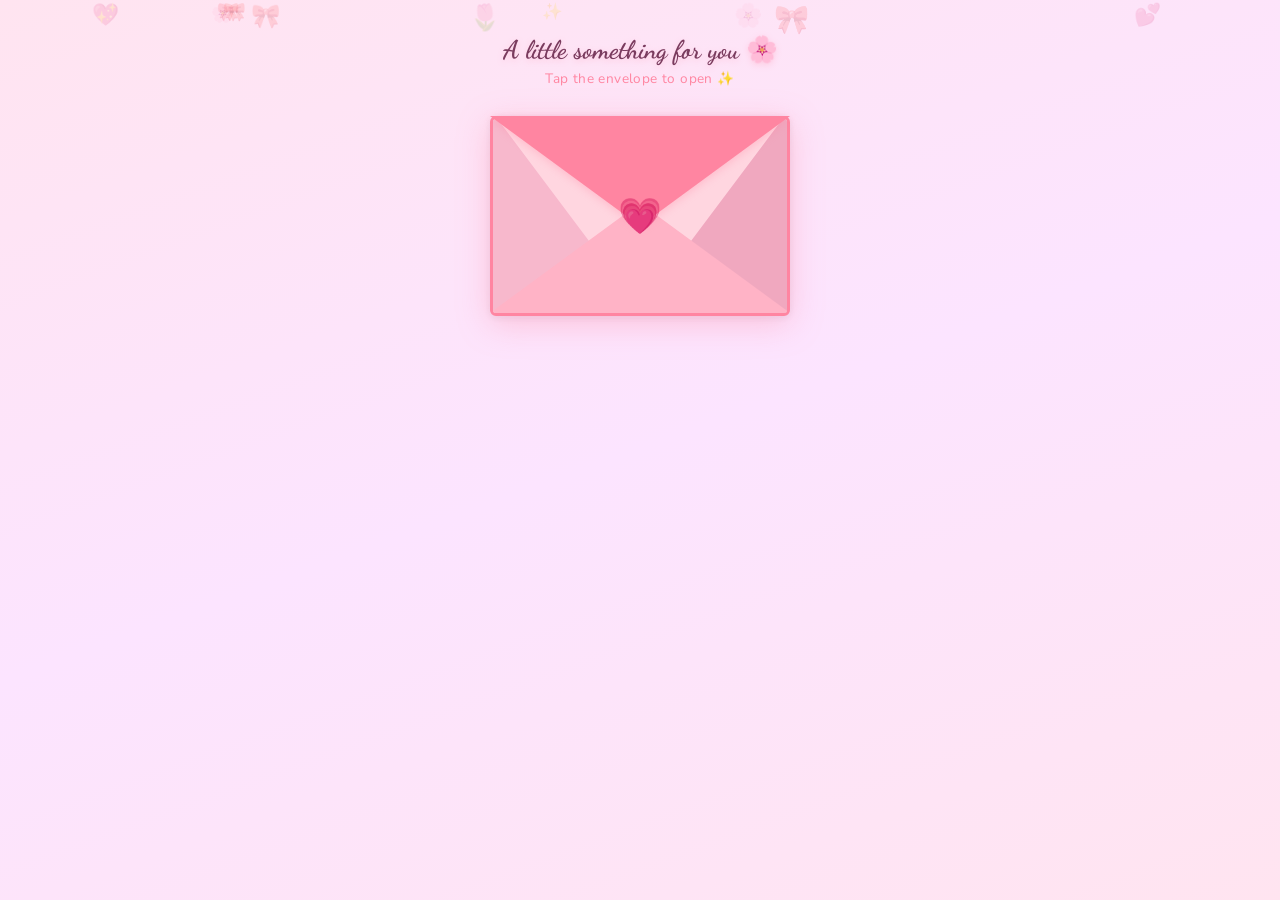
<file: src/index.html>
<!DOCTYPE html>
<html lang="en">
<head>
  <meta charset="UTF-8" />
  <meta name="viewport" content="width=device-width, initial-scale=1.0, maximum-scale=1.0, user-scalable=no" />
  <title>A Letter For You 💌</title>
  <link rel="stylesheet" href="style.css" />
  <link href="https://fonts.googleapis.com/css2?family=Nunito:wght@400;600;700&family=Dancing+Script:wght@600;700&display=swap" rel="stylesheet" />
</head>
<body>

  <!-- Background music -->
  <audio id="bgMusic" loop>
    <source src="lovestory.mp3" type="audio/mpeg" />
  </audio>

  <!-- Floating hearts background -->
  <div class="bg-hearts" id="bgHearts"></div>

  <!-- Hello Kitty deco top -->


  <h1 class="title">A little something for you <span>🌸</span></h1>
  <p class="subtitle">Tap the envelope to open ✨</p>

  <!-- Envelope -->
  <div class="envelope-wrapper" id="envelopeWrapper">
    <div class="envelope" id="envelope">
      <!-- Envelope flap -->
      <div class="envelope-flap" id="envelopeFlap"></div>
      <!-- Envelope body -->
      <div class="envelope-body">
        <div class="envelope-left-fold"></div>
        <div class="envelope-right-fold"></div>
        <div class="envelope-bottom-fold"></div>
        <div class="heart-seal" id="heartSeal">💗</div>
      </div>
    </div>

  </div>

  <script src="script.js"></script>
</body>
</html>
</file>
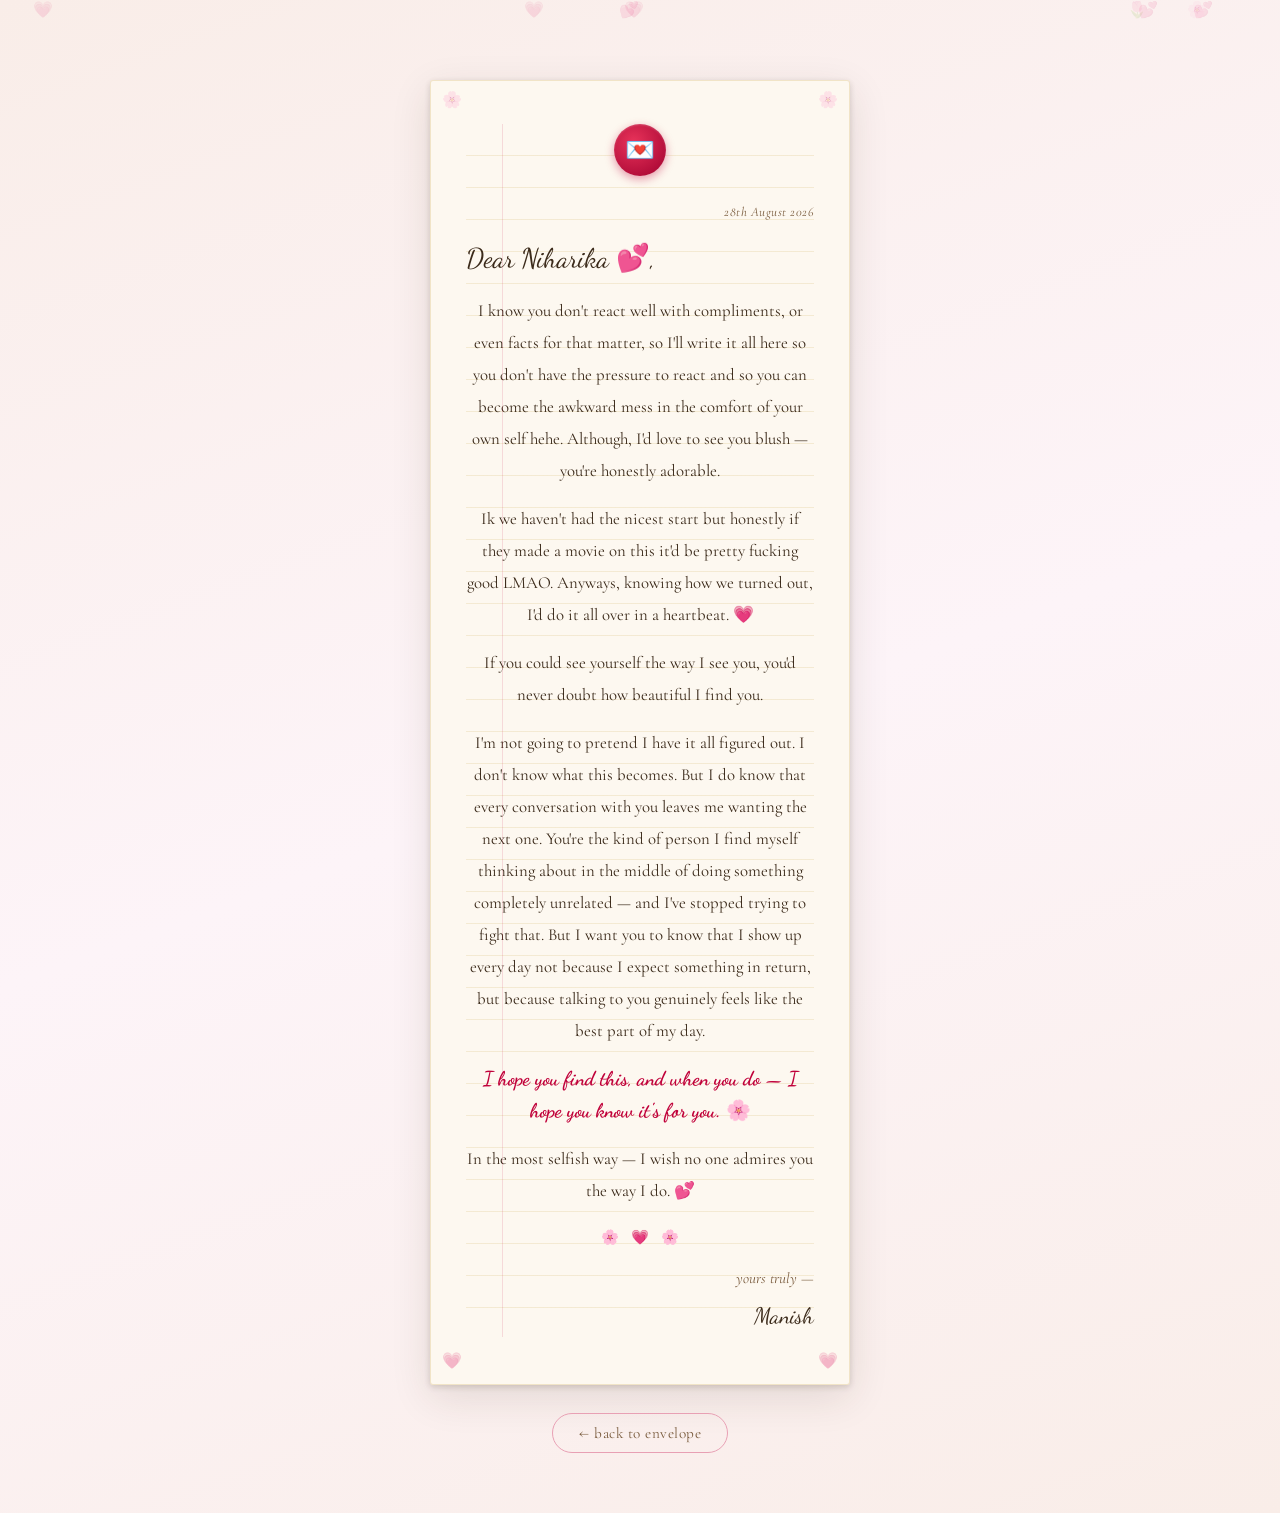
<file: src/letter.html>
<!DOCTYPE html>
<html lang="en">
<head>
  <meta charset="UTF-8" />
  <meta name="viewport" content="width=device-width, initial-scale=1.0, maximum-scale=1.0, user-scalable=no" />
  <title>For You 💌</title>
  <link href="https://fonts.googleapis.com/css2?family=Cormorant+Garamond:ital,wght@0,400;0,500;1,400;1,500&family=Dancing+Script:wght@600;700&display=swap" rel="stylesheet" />
  <style>
    *, *::before, *::after { box-sizing: border-box; margin: 0; padding: 0; }

    :root {
      --cream:       #fdf8f0;
      --cream-dark:  #f5ede0;
      --ink:         #3b2a1a;
      --ink-light:   #7a5c3e;
      --red:         #c0003a;
      --pink:        #e8a0b4;
      --gold:        #c9a84c;
      --shadow:      rgba(59, 42, 26, 0.18);
    }

    html, body {
      min-height: 100%;
      background: linear-gradient(160deg, #f9ede8 0%, #fdf4f8 50%, #f9ede8 100%);
      font-family: 'Cormorant Garamond', Georgia, serif;
    }

    /* ── Floating bg petals ── */
    .bg-petals { position: fixed; inset: 0; pointer-events: none; z-index: 0; overflow: hidden; }
    .petal {
      position: absolute;
      font-size: 1rem;
      opacity: 0.14;
      animation: floatUp linear infinite;
    }
    @keyframes floatUp {
      0%   { transform: translateY(100vh) rotate(0deg);   opacity: 0; }
      10%  { opacity: 0.14; }
      90%  { opacity: 0.14; }
      100% { transform: translateY(-80px) rotate(360deg); opacity: 0; }
    }

    /* ── Page wrapper ── */
    .page {
      position: relative;
      z-index: 1;
      min-height: 100vh;
      display: flex;
      flex-direction: column;
      align-items: center;
      padding: 36px 20px 60px;
      padding-top: 80px;
    }

    /* ── Letter paper ── */
    .letter-paper {
      width: 100%;
      max-width: 420px;
      background: var(--cream);
      border-radius: 3px;
      padding: 44px 36px 48px;
      position: relative;
      box-shadow:
        0 2px 6px var(--shadow),
        0 12px 40px rgba(59,42,26,0.12),
        inset 0 0 0 1px rgba(201,168,76,0.25);
      animation: unfold 0.7s cubic-bezier(0.34, 1.56, 0.64, 1) both;
    }

    @keyframes unfold {
      0%   { opacity: 0; transform: scaleY(0.6) translateY(-30px); }
      100% { opacity: 1; transform: scaleY(1)   translateY(0); }
    }

    /* Ruled lines */
    .letter-paper::before {
      content: '';
      position: absolute;
      inset: 44px 36px 48px 36px;
      background-image: repeating-linear-gradient(
        to bottom,
        transparent 0px,
        transparent 31px,
        rgba(201,168,76,0.18) 31px,
        rgba(201,168,76,0.18) 32px
      );
      pointer-events: none;
    }

    /* Left margin line */
    .letter-paper::after {
      content: '';
      position: absolute;
      top: 44px; bottom: 48px;
      left: 72px;
      width: 1px;
      background: rgba(192, 0, 58, 0.12);
      pointer-events: none;
    }

    /* ── Wax seal top ── */
    .wax-seal {
      display: flex;
      justify-content: center;
      margin-bottom: 28px;
      animation: sealDrop 0.5s cubic-bezier(0.34,1.56,0.64,1) 0.4s both;
    }

    @keyframes sealDrop {
      0%   { opacity: 0; transform: scale(0.4) rotate(-20deg); }
      100% { opacity: 1; transform: scale(1)   rotate(0deg); }
    }

    .wax-seal-circle {
      width: 52px;
      height: 52px;
      border-radius: 50%;
      background: radial-gradient(circle at 38% 35%, #e8335a, #a0002e);
      display: flex;
      align-items: center;
      justify-content: center;
      font-size: 1.5rem;
      box-shadow: 0 3px 10px rgba(192,0,58,0.4), inset 0 1px 2px rgba(255,255,255,0.2);
    }

    /* ── Date ── */
    .letter-date {
      text-align: right;
      font-size: 0.82rem;
      color: var(--ink-light);
      letter-spacing: 0.5px;
      margin-bottom: 22px;
      font-style: italic;
      opacity: 0;
      animation: fadeUp 0.5s ease 0.6s forwards;
    }

    /* ── Salutation ── */
    .letter-salutation {
      font-family: 'Dancing Script', cursive;
      font-size: 1.7rem;
      color: var(--ink);
      margin-bottom: 20px;
      opacity: 0;
      animation: fadeUp 0.5s ease 0.75s forwards;
    }

    /* ── Body paragraphs ── */
    .letter-body p {
      font-size: 1.05rem;
      line-height: 2rem; /* matches ruled lines */
      color: var(--ink);
      margin-bottom: 0;
      padding-bottom: 0;
      text-align: center;
      opacity: 0;
      transform: translateY(8px);
    }

    .letter-body p:not(:last-child) {
      margin-bottom: 16px;
    }

    .letter-body p.anim { animation: fadeUp 0.55s ease forwards; }

    @keyframes fadeUp {
      to { opacity: 1; transform: translateY(0); }
    }

    /* ── Highlight line ── */
    .highlight-line {
      font-family: 'Dancing Script', cursive;
      font-size: 1.25rem !important;
      color: var(--red) !important;
      font-weight: 700;
      text-align: center !important;
      display: block;
      margin: 8px 0 !important;
    }

    /* ── Divider ── */
    .divider {
      text-align: center;
      margin: 20px 0 18px;
      opacity: 0;
      animation: fadeUp 0.5s ease 2.0s forwards;
    }

    .divider span { margin: 0 6px; font-size: 0.9rem; }

    /* ── Closing ── */
    .letter-closing {
      text-align: right;
      opacity: 0;
      animation: fadeUp 0.5s ease 2.2s forwards;
    }

    .letter-closing p {
      font-size: 0.95rem;
      color: var(--ink-light);
      font-style: italic;
      line-height: 1.8;
    }

    .letter-closing .signature {
      font-family: 'Dancing Script', cursive;
      font-size: 1.4rem;
      color: var(--ink);
      font-style: normal;
      margin-top: 4px;
    }

    /* ── Decorative corner flourish ── */
    .corner {
      position: absolute;
      font-size: 1rem;
      opacity: 0.35;
    }
    .corner.tl { top: 10px; left: 12px; }
    .corner.tr { top: 10px; right: 12px; }
    .corner.bl { bottom: 14px; left: 12px; }
    .corner.br { bottom: 14px; right: 12px; }

    /* ── Back button ── */
    .back-btn {
      margin-top: 28px;
      background: none;
      border: 1.5px solid var(--pink);
      border-radius: 30px;
      padding: 10px 26px;
      font-family: 'Cormorant Garamond', serif;
      font-size: 0.95rem;
      color: var(--ink-light);
      cursor: pointer;
      letter-spacing: 0.5px;
      transition: background 0.2s, color 0.2s;
      -webkit-tap-highlight-color: transparent;
      opacity: 0;
      animation: fadeUp 0.5s ease 2.6s forwards;
    }
    .back-btn:active { background: var(--pink); color: white; }

    /* ── Music (carries over) ── */
    .music-btn {
      position: fixed;
      top: 14px; right: 14px;
      z-index: 100;
      background: var(--cream);
      border: 2px solid var(--pink);
      border-radius: 50%;
      width: 40px; height: 40px;
      font-size: 1.1rem;
      cursor: pointer;
      box-shadow: 0 3px 10px var(--shadow);
      display: flex; align-items: center; justify-content: center;
      -webkit-tap-highlight-color: transparent;
    }
    .music-btn.playing { background: #ffd6e0; }

    /* Mobile */
    @media (max-width: 430px) {
      .letter-paper { padding: 36px 24px 40px; }
      .letter-paper::after { left: 60px; }
      .letter-body p { font-size: 0.98rem; }
    }
  </style>
</head>
<body>

  <!-- Floating background petals -->
  <div class="bg-petals" id="bgPetals"></div>

  <div class="page">
    <div class="letter-paper">

      <!-- Corner florals -->
      <span class="corner tl">🌸</span>
      <span class="corner tr">🌸</span>
      <span class="corner bl">💗</span>
      <span class="corner br">💗</span>

      <!-- Wax seal -->
      <div class="wax-seal">
        <div class="wax-seal-circle">💌</div>
      </div>

      <!-- Date -->
    <p class="letter-date">28th August 2026</p>

      <!-- Salutation -->
      <p class="letter-salutation">Dear Niharika 💕,</p>

      <!-- Body -->
      <div class="letter-body">
        <p>I know you don't react well with compliments, or even facts for that matter, so I'll write it all here so you don't have the pressure to react and so you can become the awkward mess in the comfort of your own self hehe. Although, I'd love to see you blush — you're honestly adorable.</p>
        <p>Ik we haven't had the nicest start but honestly if they made a movie on this it'd be pretty fucking good LMAO. Anyways, knowing how we turned out, I'd do it all over in a heartbeat. 💗</p>
        <p>If you could see yourself the way I see you, you'd never doubt how beautiful I find you. </p>
        <p>I'm not going to pretend I have it all figured out. I don't know what this becomes. But I do know that every conversation with you leaves me wanting the next one. You're the kind of person I find myself thinking about in the middle of doing something completely unrelated — and I've stopped trying to fight that. But I want you to know that I show up every day not because I expect something in return, but because talking to you genuinely feels like the best part of my day.</p>
        <p><span class="highlight-line">I hope you find this, and when you do — I hope you know it's for you. 🌸</span></p>
        <p>In the most selfish way — I wish no one admires you the way I do. 💕</p>
      </div>

      <!-- Divider -->
      <div class="divider">
        <span>🌸</span><span>💗</span><span>🌸</span>
      </div>

      <!-- Closing -->
      <div class="letter-closing">
        <p>yours truly —</p>
        <p class="signature">Manish</p>
      </div>

    </div>

    <button class="back-btn" id="backBtn">← back to envelope</button>
  </div>

  <script>
    // ── Floating petals ──
    const bgPetals = document.getElementById('bgPetals');
    const petals = ['🌸', '💗', '🌷', '✨', '💕'];
    function createPetal() {
      const el = document.createElement('span');
      el.classList.add('petal');
      el.textContent = petals[Math.floor(Math.random() * petals.length)];
      el.style.left = Math.random() * 100 + 'vw';
      const dur = 7 + Math.random() * 9;
      el.style.animationDuration = dur + 's';
      el.style.animationDelay = (Math.random() * 5) + 's';
      bgPetals.appendChild(el);
      setTimeout(() => el.remove(), (dur + 5) * 1000);
    }
    setInterval(createPetal, 900);
    for (let i = 0; i < 6; i++) createPetal();

    // ── Stagger letter body paragraphs ──
    document.querySelectorAll('.letter-body p').forEach((p, i) => {
      p.classList.add('anim');
      p.style.animationDelay = (0.9 + i * 0.3) + 's';
    });

    // ── Back button — touch-friendly ──
    const backBtn = document.getElementById('backBtn');
    let backTouchMoved = false;
    backBtn.addEventListener('touchstart', () => { backTouchMoved = false; }, { passive: true });
    backBtn.addEventListener('touchmove',  () => { backTouchMoved = true;  }, { passive: true });
    backBtn.addEventListener('touchend', (e) => {
      if (!backTouchMoved) {
        e.preventDefault();
        window.location.href = 'index.html';
      }
    }, { passive: false });
    backBtn.addEventListener('click', () => { window.location.href = 'index.html'; });
  </script>
</body>
</html>
</file>
<file: src/style.css>
/* ── Base Reset ── */
*, *::before, *::after {
  box-sizing: border-box;
  margin: 0;
  padding: 0;
}

:root {
  --pink: #ff85a1;
  --pink-light: #ffd6e0;
  --pink-pale: #fff0f5;
  --red: #ff4d6d;
  --white: #ffffff;
  --text: #7a3b5e;
  --accent: #ffb3c6;
  --shadow: rgba(255, 133, 161, 0.35);
}

html, body {
  height: 100%;
  width: 100%;
  overflow-x: hidden;
}

body {
  font-family: 'Nunito', sans-serif;
  background: linear-gradient(160deg, #ffe4f0 0%, #fce4ff 50%, #ffe4f0 100%);
  min-height: 100vh;
  display: flex;
  flex-direction: column;
  align-items: center;
  padding: 24px 16px 60px;
  position: relative;
}

/* ── Floating Background Hearts ── */
.bg-hearts {
  position: fixed;
  inset: 0;
  pointer-events: none;
  z-index: 0;
  overflow: hidden;
}

.bg-heart {
  position: absolute;
  font-size: 1.4rem;
  opacity: 0.18;
  animation: floatUp linear infinite;
}

@keyframes floatUp {
  0%   { transform: translateY(100vh) scale(0.8) rotate(-10deg); opacity: 0; }
  10%  { opacity: 0.18; }
  90%  { opacity: 0.18; }
  100% { transform: translateY(-120px) scale(1.1) rotate(10deg); opacity: 0; }
}

/* ── Hello Kitty Decoration ── */
.kitty-deco {
  position: relative;
  z-index: 2;
  margin-bottom: 8px;
  margin-top: 8px;
  animation: bounceIn 0.8s cubic-bezier(.36,1.56,.64,1) both;
}

@keyframes bounceIn {
  0%   { transform: scale(0) translateY(-30px); opacity: 0; }
  100% { transform: scale(1) translateY(0);     opacity: 1; }
}

.kitty-face {
  position: relative;
  width: 130px;
  height: 130px;
  display: flex;
  justify-content: center;
  align-items: flex-end;
  padding-bottom: 6px;
}

/* Bow sits above right ear */
.kitty-bow-top {
  position: absolute;
  top: 0px;
  right: 14px;
  width: 36px;
  height: 20px;
  display: flex;
  align-items: center;
  justify-content: center;
  z-index: 10;
}

.bow-left, .bow-right {
  width: 14px;
  height: 14px;
  border-radius: 50%;
  background: var(--red);
  border: 2px solid #c0003a;
}

.bow-left  { transform: rotate(-30deg) scaleX(0.8); margin-right: -2px; }
.bow-right { transform: rotate(30deg)  scaleX(0.8); margin-left: -2px; }

.bow-center {
  position: absolute;
  width: 7px;
  height: 7px;
  background: #ff7f9e;
  border-radius: 50%;
  border: 1.5px solid #c0003a;
  left: 50%;
  transform: translateX(-50%);
}

.kitty-head {
  width: 100px;
  height: 96px;
  background: var(--white);
  border-radius: 50%;
  border: 3px solid #e8a0b4;
  position: relative;
  box-shadow: 0 4px 18px var(--shadow), inset 0 -3px 8px rgba(255,133,161,0.1);
  overflow: visible;
}

.kitty-ear {
  position: absolute;
  top: -22px;
  width: 34px;
  height: 34px;
  background: var(--white);
  border: 3px solid #e8a0b4;
  border-radius: 50% 50% 10% 10%;
  overflow: hidden;
}

.left-ear  { left: 6px;  transform: rotate(-8deg); }
.right-ear { right: 6px; transform: rotate(8deg); }

.kitty-inner-ear {
  position: absolute;
  bottom: 4px;
  left: 50%;
  transform: translateX(-50%);
  width: 16px;
  height: 16px;
  background: #ffb3c6;
  border-radius: 50% 50% 8px 8px;
}

.kitty-eye {
  position: absolute;
  top: 34px;
  width: 12px;
  height: 12px;
  background: #1a1a1a;
  border-radius: 50%;
}

.kitty-eye::after {
  content: '';
  position: absolute;
  top: 2px;
  left: 2px;
  width: 4px;
  height: 4px;
  background: white;
  border-radius: 50%;
}

.left-eye  { left: 20px; }
.right-eye { right: 20px; }

.kitty-nose {
  position: absolute;
  top: 52px;
  left: 50%;
  transform: translateX(-50%);
  width: 8px;
  height: 6px;
  background: var(--pink);
  border-radius: 50%;
}

.kitty-whiskers {
  position: absolute;
  top: 50px;
  display: flex;
  flex-direction: column;
  gap: 5px;
}

.left-whiskers  { left: -2px; }
.right-whiskers { right: -2px; }

.kitty-whiskers span {
  display: block;
  height: 1.5px;
  background: #bbb;
  border-radius: 2px;
  width: 28px;
}

.left-whiskers span:nth-child(1)  { transform: rotate(-5deg); }
.left-whiskers span:nth-child(2)  { transform: rotate(0deg); }
.left-whiskers span:nth-child(3)  { transform: rotate(5deg); }
.right-whiskers span:nth-child(1) { transform: rotate(5deg); }
.right-whiskers span:nth-child(2) { transform: rotate(0deg); }
.right-whiskers span:nth-child(3) { transform: rotate(-5deg); }

/* ── Title ── */
.title {
  font-family: 'Dancing Script', cursive;
  color: var(--text);
  font-size: 1.6rem;
  text-align: center;
  z-index: 2;
  position: relative;
  margin-top: 10px;
  text-shadow: 0 2px 6px rgba(255,133,161,0.25);
}

.title span {
  animation: spin 3s linear infinite;
  display: inline-block;
}

@keyframes spin {
  0%   { transform: rotate(0deg) scale(1); }
  50%  { transform: rotate(180deg) scale(1.2); }
  100% { transform: rotate(360deg) scale(1); }
}

.subtitle {
  color: var(--pink);
  font-size: 0.85rem;
  margin-top: 4px;
  z-index: 2;
  position: relative;
  letter-spacing: 0.4px;
}

/* ── Envelope Wrapper ── */
.envelope-wrapper {
  position: relative;
  z-index: 3;
  margin-top: 28px;
  width: 300px;
  cursor: pointer;
  user-select: none;
  -webkit-tap-highlight-color: transparent;
}

/* ── Envelope ── */
.envelope {
  position: relative;
  width: 300px;
  height: 200px;
  transition: transform 0.2s ease;
}

.envelope:active {
  transform: scale(0.97);
}

/* Flap */
.envelope-flap {
  position: absolute;
  top: 0;
  left: 0;
  width: 0;
  height: 0;
  border-left:   150px solid transparent;
  border-right:  150px solid transparent;
  border-top:    110px solid var(--pink);
  transform-origin: top center;
  transition: transform 0.6s cubic-bezier(.4,2,.6,1);
  z-index: 5;
  filter: drop-shadow(0 2px 4px var(--shadow));
}

.envelope-flap.open {
  transform: rotateX(180deg);
}

/* Body */
.envelope-body {
  position: absolute;
  inset: 0;
  background: var(--pink-light);
  border: 3px solid var(--pink);
  border-radius: 6px;
  overflow: hidden;
  box-shadow: 0 8px 32px var(--shadow), 0 2px 8px rgba(0,0,0,0.08);
}

.envelope-left-fold {
  position: absolute;
  bottom: 0; left: 0;
  width: 0; height: 0;
  border-bottom: 200px solid #f7b8cc;
  border-right:  150px solid transparent;
}

.envelope-right-fold {
  position: absolute;
  bottom: 0; right: 0;
  width: 0; height: 0;
  border-bottom: 200px solid #f0a8bf;
  border-left:   150px solid transparent;
}

.envelope-bottom-fold {
  position: absolute;
  bottom: 0; left: 50%;
  transform: translateX(-50%);
  width: 300px; height: 110px;
  background: var(--accent);
  clip-path: polygon(0 100%, 50% 0%, 100% 100%);
}

/* Heart seal */
.heart-seal {
  position: absolute;
  top: 50%;
  left: 50%;
  transform: translate(-50%, -50%) scale(1);
  font-size: 2.2rem;
  z-index: 6;
  animation: heartbeat 1.4s ease-in-out infinite;
  transition: opacity 0.4s ease, transform 0.4s ease;
}

.heart-seal.hidden {
  opacity: 0;
  transform: translate(-50%, -50%) scale(0);
}

@keyframes heartbeat {
  0%, 100% { transform: translate(-50%, -50%) scale(1); }
  50%       { transform: translate(-50%, -50%) scale(1.25); }
}

/* ── Letter ── */
.letter {
  position: relative;
  z-index: 3;
  width: 300px;
  background: var(--white);
  border: 2.5px solid var(--accent);
  border-radius: 10px;
  box-shadow: 0 6px 24px var(--shadow);
  /* hidden state */
  max-height: 0;
  overflow: hidden;
  opacity: 0;
  transform: translateY(-20px);
  pointer-events: none;
  transition:
    max-height 0.7s cubic-bezier(0.4, 0, 0.2, 1),
    opacity 0.4s ease 0.2s,
    transform 0.5s cubic-bezier(0.34, 1.56, 0.64, 1) 0.15s;
  /* connect visually to envelope bottom */
  margin-top: -4px;
  border-top-left-radius: 0;
  border-top-right-radius: 0;
}

.letter.open {
  max-height: 1200px;
  opacity: 1;
  transform: translateY(0);
  pointer-events: auto;
}

.letter-inner {
  padding: 20px 18px 16px;
}

.letter-header {
  display: flex;
  align-items: center;
  justify-content: center;
  gap: 8px;
  margin-bottom: 14px;
}

.letter-header h2 {
  font-family: 'Dancing Script', cursive;
  color: var(--text);
  font-size: 1.5rem;
}

.bow-emoji {
  font-size: 1.1rem;
  animation: wobble 2s ease-in-out infinite;
}

@keyframes wobble {
  0%, 100% { transform: rotate(-8deg); }
  50%       { transform: rotate(8deg); }
}

.letter-body p {
  color: var(--text);
  font-size: 0.9rem;
  line-height: 1.65;
  margin-bottom: 10px;
  opacity: 0;
  transform: translateY(10px);
  transition: opacity 0.4s ease, transform 0.4s ease;
}

.letter.open .letter-body p {
  opacity: 1;
  transform: translateY(0);
}

.letter.open .letter-body p:nth-child(1) { transition-delay: 0.4s; }
.letter.open .letter-body p:nth-child(2) { transition-delay: 0.6s; }
.letter.open .letter-body p:nth-child(3) { transition-delay: 0.8s; }
.letter.open .letter-body p:nth-child(4) { transition-delay: 1.0s; }
.letter.open .letter-body p:nth-child(5) { transition-delay: 1.2s; }

.highlight {
  font-family: 'Dancing Script', cursive;
  font-size: 1.15rem !important;
  color: var(--red) !important;
  font-weight: 700;
  text-align: center;
}

.letter-footer {
  margin-top: 12px;
  text-align: right;
  color: var(--pink);
  font-size: 0.82rem;
  opacity: 0;
  transition: opacity 0.5s ease 1.4s;
}

.letter.open .letter-footer {
  opacity: 1;
}

.signature {
  font-family: 'Dancing Script', cursive;
  font-size: 1rem;
  color: var(--text);
  margin-top: 4px;
}

.letter-deco {
  text-align: center;
  margin-top: 10px;
  font-size: 1rem;
  opacity: 0;
  transition: opacity 0.5s ease 1.6s;
}

.letter.open .letter-deco {
  opacity: 1;
}

.letter-deco span {
  margin: 0 4px;
  animation: pulse 1.8s ease-in-out infinite;
}

.letter-deco span:nth-child(2) { animation-delay: 0.3s; }
.letter-deco span:nth-child(3) { animation-delay: 0.6s; }

@keyframes pulse {
  0%, 100% { transform: scale(1); }
  50%       { transform: scale(1.3); }
}

/* ── Tap hint ── */
.tap-hint {
  display: none;
  margin-top: 16px;
  color: var(--pink);
  font-size: 0.8rem;
  z-index: 2;
  position: relative;
}

.tap-hint.visible {
  display: block;
}

/* ── Sparkle burst on open ── */
.sparkle {
  position: fixed;
  font-size: 1.2rem;
  pointer-events: none;
  z-index: 999;
  animation: sparkleFly 0.9s ease-out forwards;
}

@keyframes sparkleFly {
  0%   { opacity: 1; transform: translate(0, 0) scale(1); }
  100% { opacity: 0; transform: translate(var(--dx), var(--dy)) scale(0.3); }
}

/* ── Mobile polish for iPhone 12 (390×844) ── */
@media (max-width: 430px) {
  body {
    padding: 20px 12px 80px;
  }

  .title {
    font-size: 1.4rem;
  }

  .envelope-wrapper {
    width: 290px;
  }

  .envelope {
    width: 290px;
  }

  .envelope-flap {
    border-left-width:  145px;
    border-right-width: 145px;
  }

  .envelope-bottom-fold {
    width: 290px;
  }

  .envelope-left-fold {
    border-right-width: 145px;
  }

  .envelope-right-fold {
    border-left-width: 145px;
  }

  .letter {
    width: 290px;
  }

  .tap-hint {
    margin-top: 16px;
  }
}
</file>
